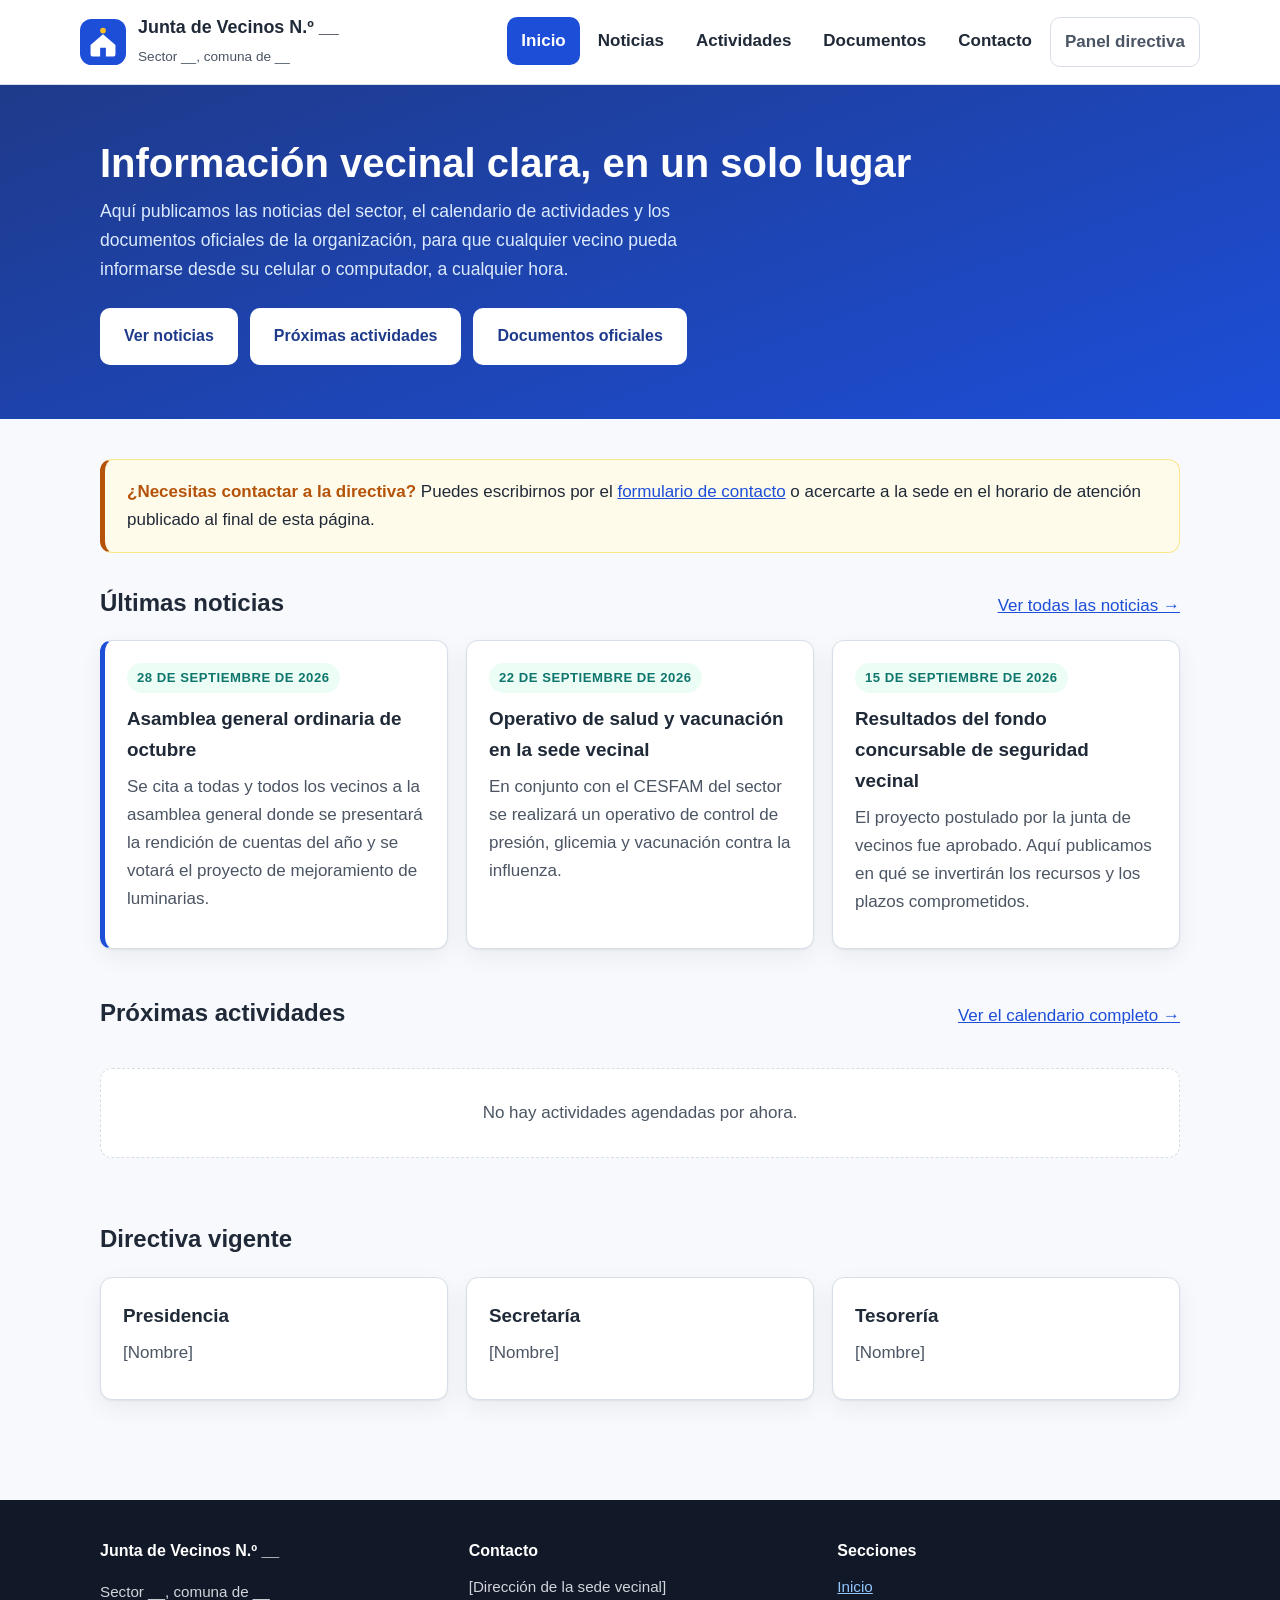
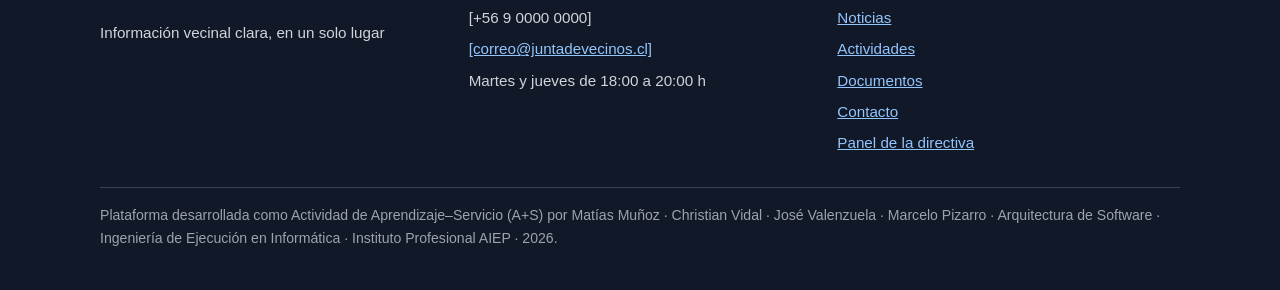
<file: index.html>
<!DOCTYPE html>
<html lang="es-CL">
<head>
  <meta charset="utf-8">
  <meta name="viewport" content="width=device-width, initial-scale=1">
  <title>Inicio · {sitio}</title>
  <meta name="description" content="Sitio oficial de la junta de vecinos: noticias, calendario de actividades y documentos oficiales en un solo lugar.">
  <link rel="stylesheet" href="assets/css/estilos.css">
  <link rel="icon" href="data:image/svg+xml,%3Csvg xmlns='http://www.w3.org/2000/svg' viewBox='0 0 48 48'%3E%3Crect width='48' height='48' rx='12' fill='%231d4ed8'/%3E%3Cpath d='M11 27 24 16l13 11v10a2 2 0 0 1-2 2h-8v-9h-6v9h-8a2 2 0 0 1-2-2z' fill='white'/%3E%3C/svg%3E">
  <script src="config.js"></script>
</head>
<body>

<section class="portada">
  <div class="contenedor">
    <h1 id="portada-titulo">Información vecinal clara, en un solo lugar</h1>
    <p>Aquí publicamos las noticias del sector, el calendario de actividades y los documentos
       oficiales de la organización, para que cualquier vecino pueda informarse desde su
       celular o computador, a cualquier hora.</p>
    <div class="portada__acciones">
      <a class="boton boton--claro" href="noticias.html">Ver noticias</a>
      <a class="boton boton--claro" href="actividades.html">Próximas actividades</a>
      <a class="boton boton--claro" href="documentos.html">Documentos oficiales</a>
    </div>
  </div>
</section>

<main id="contenido">
  <div class="contenedor">

    <div class="aviso">
      <strong>¿Necesitas contactar a la directiva?</strong>
      Puedes escribirnos por el <a href="contacto.html">formulario de contacto</a> o acercarte a la
      sede en el horario de atención publicado al final de esta página.
    </div>

    <section class="seccion">
      <div class="seccion__titulo">
        <h2>Últimas noticias</h2>
        <a href="noticias.html">Ver todas las noticias →</a>
      </div>
      <div class="rejilla rejilla--3" id="ultimas-noticias"></div>
    </section>

    <section class="seccion">
      <div class="seccion__titulo">
        <h2>Próximas actividades</h2>
        <a href="actividades.html">Ver el calendario completo →</a>
      </div>
      <div class="rejilla" id="proximas-actividades"></div>
    </section>

    <section class="seccion">
      <div class="seccion__titulo">
        <h2>Directiva vigente</h2>
      </div>
      <div class="rejilla rejilla--3" id="directiva"></div>
    </section>

  </div>
</main>

<script src="assets/js/plantilla.js"></script>
<script src="assets/js/datos.js"></script>
<script src="assets/js/paginas.js"></script>
<script>
  // El título de la portada usa el lema definido en config.js
  document.getElementById("portada-titulo").textContent = window.CONFIG.lema;
</script>
</body>
</html>
</file>
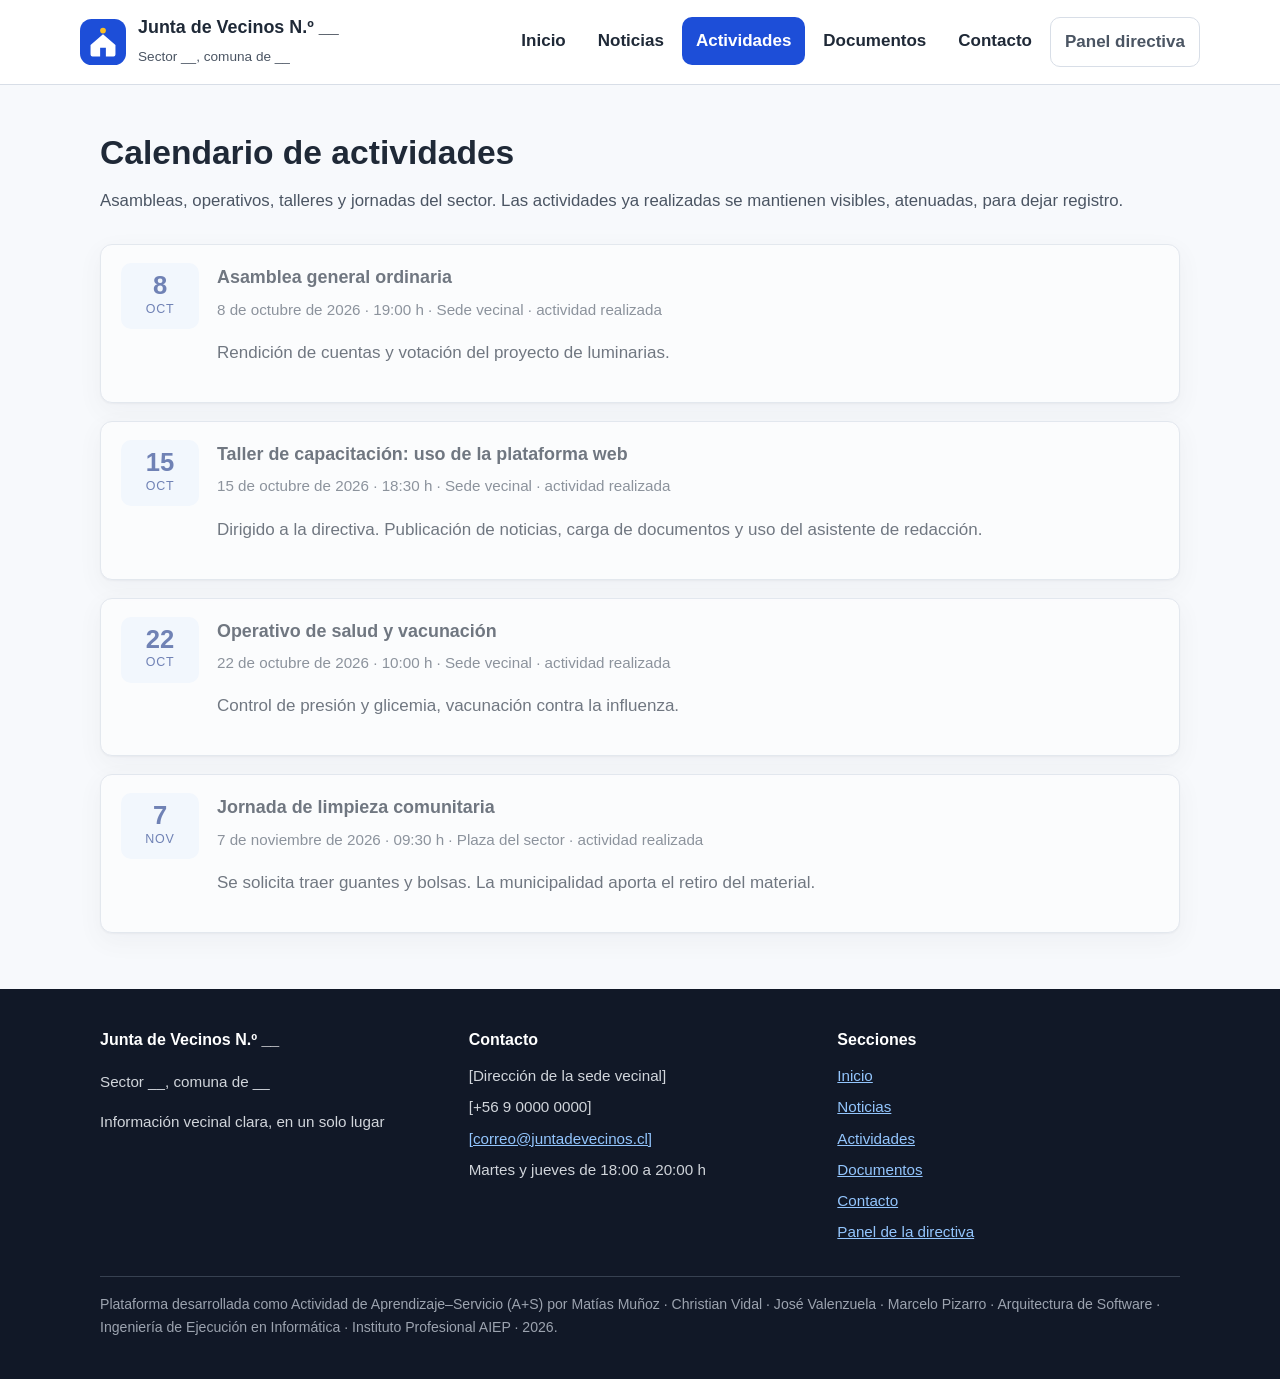
<file: actividades.html>
<!DOCTYPE html>
<html lang="es-CL">
<head>
  <meta charset="utf-8">
  <meta name="viewport" content="width=device-width, initial-scale=1">
  <title>Actividades · {sitio}</title>
  <meta name="description" content="Calendario de asambleas, operativos y actividades de la junta de vecinos.">
  <link rel="stylesheet" href="assets/css/estilos.css">
  <link rel="icon" href="data:image/svg+xml,%3Csvg xmlns='http://www.w3.org/2000/svg' viewBox='0 0 48 48'%3E%3Crect width='48' height='48' rx='12' fill='%231d4ed8'/%3E%3Cpath d='M11 27 24 16l13 11v10a2 2 0 0 1-2 2h-8v-9h-6v9h-8a2 2 0 0 1-2-2z' fill='white'/%3E%3C/svg%3E">
  <script src="config.js"></script>
</head>
<body>
<main id="contenido">
  <div class="contenedor">
    <h1 class="pagina-titulo">Calendario de actividades</h1>
    <p class="pagina-bajada">Asambleas, operativos, talleres y jornadas del sector. Las actividades
       ya realizadas se mantienen visibles, atenuadas, para dejar registro.</p>
    <div class="rejilla" id="lista-actividades"></div>
  </div>
</main>

<script src="assets/js/plantilla.js"></script>
<script src="assets/js/datos.js"></script>
<script src="assets/js/paginas.js"></script>
</body>
</html>
</file>
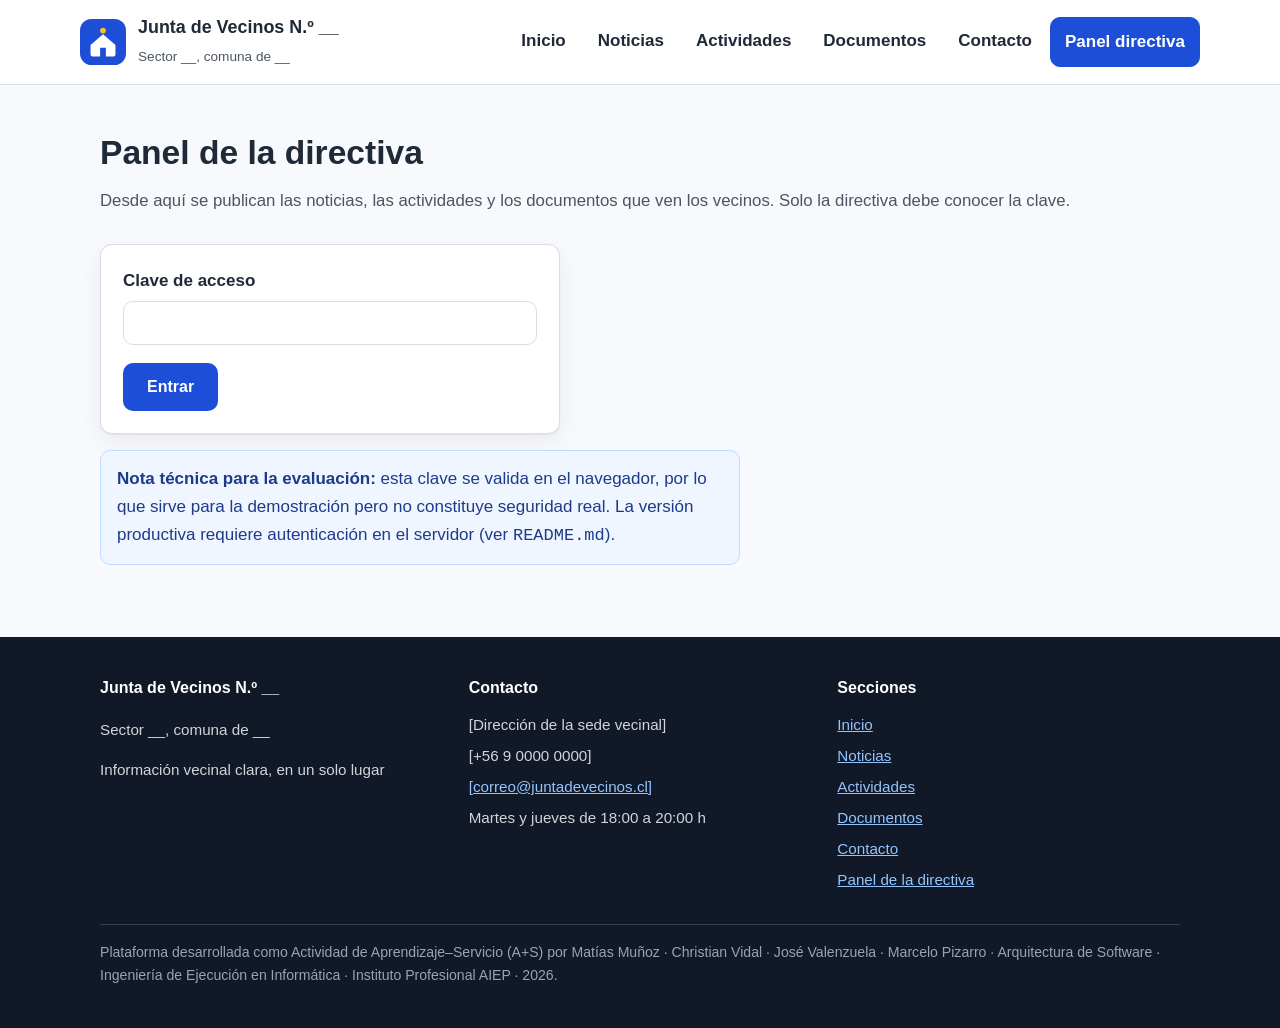
<file: admin.html>
<!DOCTYPE html>
<html lang="es-CL">
<head>
  <meta charset="utf-8">
  <meta name="viewport" content="width=device-width, initial-scale=1">
  <title>Panel de la directiva · {sitio}</title>
  <meta name="robots" content="noindex">
  <link rel="stylesheet" href="assets/css/estilos.css">
  <link rel="icon" href="data:image/svg+xml,%3Csvg xmlns='http://www.w3.org/2000/svg' viewBox='0 0 48 48'%3E%3Crect width='48' height='48' rx='12' fill='%231d4ed8'/%3E%3Cpath d='M11 27 24 16l13 11v10a2 2 0 0 1-2 2h-8v-9h-6v9h-8a2 2 0 0 1-2-2z' fill='white'/%3E%3C/svg%3E">
  <script src="config.js"></script>
</head>
<body>
<main id="contenido">
  <div class="contenedor">

    <!-- ============================ ACCESO ============================ -->
    <section id="acceso">
      <h1 class="pagina-titulo">Panel de la directiva</h1>
      <p class="pagina-bajada">Desde aquí se publican las noticias, las actividades y los documentos
         que ven los vecinos. Solo la directiva debe conocer la clave.</p>

      <form class="tarjeta" id="form-acceso" style="max-width:460px">
        <div class="campo">
          <label for="clave">Clave de acceso</label>
          <input id="clave" name="clave" type="password" autocomplete="current-password" required>
        </div>
        <button class="boton" type="submit">Entrar</button>
        <div class="mensaje mensaje--error" id="error-acceso" hidden></div>
      </form>

      <div class="mensaje mensaje--info" style="max-width:640px">
        <strong>Nota técnica para la evaluación:</strong> esta clave se valida en el navegador, por
        lo que sirve para la demostración pero no constituye seguridad real. La versión productiva
        requiere autenticación en el servidor (ver <code>README.md</code>).
      </div>
    </section>

    <!-- ============================ PANEL ============================= -->
    <section id="panel" hidden>
      <div class="admin-cabecera">
        <div>
          <h1 class="pagina-titulo" style="margin-bottom:2px">Panel de la directiva</h1>
          <p style="margin:0;color:#4b5563">Los cambios se ven de inmediato en el sitio público.</p>
        </div>
        <div style="display:flex;gap:8px;flex-wrap:wrap">
          <button class="boton boton--borde boton--pequeno" id="btn-restaurar" type="button">Restaurar contenido de ejemplo</button>
          <button class="boton boton--borde boton--pequeno" id="btn-salir" type="button">Salir</button>
        </div>
      </div>

      <div class="pestanas" role="tablist" aria-label="Secciones del panel">
        <button role="tab" id="tab-noticias" aria-controls="p-noticias" aria-selected="true">Noticias</button>
        <button role="tab" id="tab-actividades" aria-controls="p-actividades" aria-selected="false">Actividades</button>
        <button role="tab" id="tab-documentos" aria-controls="p-documentos" aria-selected="false">Documentos</button>
        <button role="tab" id="tab-ia" aria-controls="p-ia" aria-selected="false">Asistente de redacción (IA)</button>
      </div>

      <!-- ---------------------------- NOTICIAS ---------------------------- -->
      <div class="panel" id="p-noticias" role="tabpanel" aria-labelledby="tab-noticias">
        <form class="tarjeta" id="form-noticia">
          <fieldset style="border:0;padding:0">
            <legend style="padding:0;margin-bottom:12px" id="titulo-form-noticia">Publicar una noticia</legend>
            <input type="hidden" name="id">
            <div class="campo">
              <label for="n-titulo">Título</label>
              <input id="n-titulo" name="titulo" type="text" required>
            </div>
            <div class="rejilla rejilla--2">
              <div class="campo">
                <label for="n-fecha">Fecha de publicación</label>
                <input id="n-fecha" name="fecha" type="date" required>
              </div>
              <div class="campo">
                <label for="n-destacada">¿Destacar en la portada?</label>
                <select id="n-destacada" name="destacada">
                  <option value="no">No</option>
                  <option value="si">Sí</option>
                </select>
              </div>
            </div>
            <div class="campo">
              <label for="n-resumen">Resumen <span class="ayuda">(2 o 3 líneas; es lo que se ve en la portada)</span></label>
              <textarea id="n-resumen" name="resumen" style="min-height:90px" required></textarea>
            </div>
            <div class="campo">
              <label for="n-cuerpo">Texto completo <span class="ayuda">(opcional; deja una línea en blanco entre párrafos)</span></label>
              <textarea id="n-cuerpo" name="cuerpo"></textarea>
            </div>
            <button class="boton" type="submit">Guardar noticia</button>
            <button class="boton boton--borde" type="button" data-cancelar="form-noticia">Cancelar edición</button>
          </fieldset>
        </form>
        <div class="tabla-lista" id="lista-admin-noticias"></div>
      </div>

      <!-- -------------------------- ACTIVIDADES --------------------------- -->
      <div class="panel" id="p-actividades" role="tabpanel" aria-labelledby="tab-actividades" hidden>
        <form class="tarjeta" id="form-actividad">
          <fieldset style="border:0;padding:0">
            <legend style="padding:0;margin-bottom:12px" id="titulo-form-actividad">Agendar una actividad</legend>
            <input type="hidden" name="id">
            <div class="campo">
              <label for="a-titulo">Nombre de la actividad</label>
              <input id="a-titulo" name="titulo" type="text" required>
            </div>
            <div class="rejilla rejilla--3">
              <div class="campo">
                <label for="a-fecha">Fecha</label>
                <input id="a-fecha" name="fecha" type="date" required>
              </div>
              <div class="campo">
                <label for="a-hora">Hora</label>
                <input id="a-hora" name="hora" type="time">
              </div>
              <div class="campo">
                <label for="a-lugar">Lugar</label>
                <input id="a-lugar" name="lugar" type="text">
              </div>
            </div>
            <div class="campo">
              <label for="a-detalle">Detalle</label>
              <textarea id="a-detalle" name="detalle" style="min-height:90px"></textarea>
            </div>
            <button class="boton" type="submit">Guardar actividad</button>
            <button class="boton boton--borde" type="button" data-cancelar="form-actividad">Cancelar edición</button>
          </fieldset>
        </form>
        <div class="tabla-lista" id="lista-admin-actividades"></div>
      </div>

      <!-- --------------------------- DOCUMENTOS --------------------------- -->
      <div class="panel" id="p-documentos" role="tabpanel" aria-labelledby="tab-documentos" hidden>
        <div class="mensaje mensaje--info">
          Primero sube el archivo PDF a la carpeta <code>documentos/</code> del sitio (o vuelve a
          publicar el sitio con el archivo dentro) y luego regístralo aquí con su nombre exacto.
        </div>
        <form class="tarjeta" id="form-documento">
          <fieldset style="border:0;padding:0">
            <legend style="padding:0;margin-bottom:12px" id="titulo-form-documento">Registrar un documento</legend>
            <input type="hidden" name="id">
            <div class="campo">
              <label for="d-titulo">Título del documento</label>
              <input id="d-titulo" name="titulo" type="text" required>
            </div>
            <div class="campo">
              <label for="d-descripcion">Descripción breve</label>
              <input id="d-descripcion" name="descripcion" type="text">
            </div>
            <div class="rejilla rejilla--3">
              <div class="campo">
                <label for="d-archivo">Ruta del archivo</label>
                <input id="d-archivo" name="archivo" type="text" placeholder="documentos/acta-octubre-2026.pdf" required>
              </div>
              <div class="campo">
                <label for="d-tipo">Formato</label>
                <select id="d-tipo" name="tipo">
                  <option>PDF</option>
                  <option>DOC</option>
                  <option>XLS</option>
                  <option>IMG</option>
                </select>
              </div>
              <div class="campo">
                <label for="d-fecha">Fecha de publicación</label>
                <input id="d-fecha" name="fecha" type="date">
              </div>
            </div>
            <button class="boton" type="submit">Guardar documento</button>
            <button class="boton boton--borde" type="button" data-cancelar="form-documento">Cancelar edición</button>
          </fieldset>
        </form>
        <div class="tabla-lista" id="lista-admin-documentos"></div>
      </div>

      <!-- ------------------------------ IA -------------------------------- -->
      <div class="panel" id="p-ia" role="tabpanel" aria-labelledby="tab-ia" hidden>
        <div class="rejilla rejilla--2">
          <form class="tarjeta" id="form-ia">
            <div class="campo">
              <label for="ia-tarea">¿Qué necesitas?</label>
              <select id="ia-tarea" name="tarea">
                <option value="comunicado">Redactar un comunicado formal</option>
                <option value="resumen">Resumir un documento extenso</option>
                <option value="citacion">Redactar una citación a asamblea</option>
              </select>
            </div>
            <div class="campo">
              <label for="ia-entrada" id="ia-etiqueta">Cuéntalo con tus palabras</label>
              <textarea id="ia-entrada" name="entrada" style="min-height:190px" required></textarea>
            </div>
            <button class="boton boton--verde" type="submit" id="ia-enviar">Generar borrador</button>
          </form>

          <div>
            <span class="etiqueta-origen" id="ia-origen" hidden></span>
            <div class="ia-salida" id="ia-salida">El borrador aparecerá aquí. Revísalo y corrígelo
              antes de publicarlo: la directiva es siempre responsable del texto final.</div>
            <div style="margin-top:12px;display:flex;gap:8px;flex-wrap:wrap">
              <button class="boton boton--borde boton--pequeno" id="ia-copiar" type="button">Copiar texto</button>
              <button class="boton boton--borde boton--pequeno" id="ia-a-noticia" type="button">Usar como borrador de noticia</button>
            </div>
          </div>
        </div>
      </div>
    </section>

  </div>
</main>

<script src="assets/js/plantilla.js"></script>
<script src="assets/js/datos.js"></script>
<script src="assets/js/admin.js"></script>
</body>
</html>
</file>
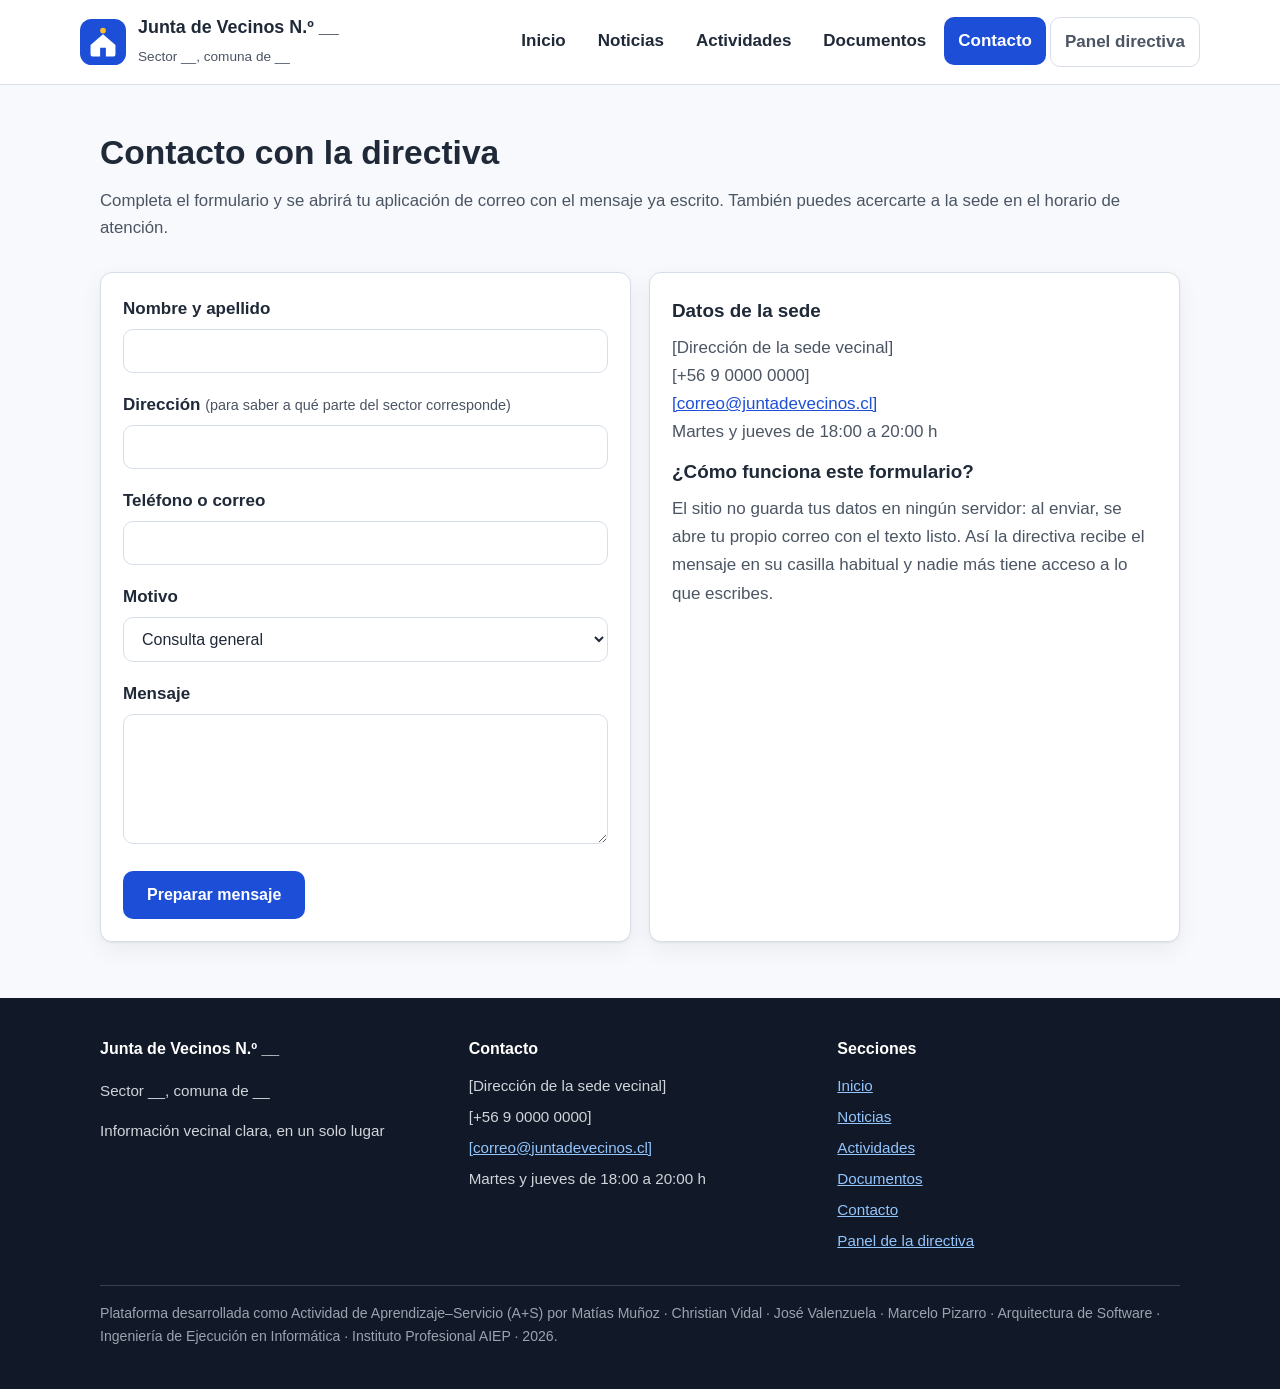
<file: contacto.html>
<!DOCTYPE html>
<html lang="es-CL">
<head>
  <meta charset="utf-8">
  <meta name="viewport" content="width=device-width, initial-scale=1">
  <title>Contacto · {sitio}</title>
  <meta name="description" content="Escribe a la directiva de la junta de vecinos: dudas, solicitudes y reclamos del sector.">
  <link rel="stylesheet" href="assets/css/estilos.css">
  <link rel="icon" href="data:image/svg+xml,%3Csvg xmlns='http://www.w3.org/2000/svg' viewBox='0 0 48 48'%3E%3Crect width='48' height='48' rx='12' fill='%231d4ed8'/%3E%3Cpath d='M11 27 24 16l13 11v10a2 2 0 0 1-2 2h-8v-9h-6v9h-8a2 2 0 0 1-2-2z' fill='white'/%3E%3C/svg%3E">
  <script src="config.js"></script>
</head>
<body>
<main id="contenido">
  <div class="contenedor">
    <h1 class="pagina-titulo">Contacto con la directiva</h1>
    <p class="pagina-bajada">Completa el formulario y se abrirá tu aplicación de correo con el
       mensaje ya escrito. También puedes acercarte a la sede en el horario de atención.</p>

    <div class="rejilla rejilla--2">
      <form class="tarjeta" id="form-contacto" novalidate>
        <div class="campo">
          <label for="nombre">Nombre y apellido</label>
          <input id="nombre" name="nombre" type="text" required autocomplete="name">
        </div>
        <div class="campo">
          <label for="direccion">Dirección <span class="ayuda">(para saber a qué parte del sector corresponde)</span></label>
          <input id="direccion" name="direccion" type="text" autocomplete="street-address">
        </div>
        <div class="campo">
          <label for="contacto">Teléfono o correo</label>
          <input id="contacto" name="contacto" type="text" required>
        </div>
        <div class="campo">
          <label for="motivo">Motivo</label>
          <select id="motivo" name="motivo">
            <option>Consulta general</option>
            <option>Solicitud de uso de la sede</option>
            <option>Problema en el sector (luminarias, basura, seguridad)</option>
            <option>Quiero participar como voluntario</option>
            <option>Otro</option>
          </select>
        </div>
        <div class="campo">
          <label for="mensaje">Mensaje</label>
          <textarea id="mensaje" name="mensaje" required></textarea>
        </div>
        <button class="boton" type="submit">Preparar mensaje</button>
        <div class="mensaje mensaje--info" id="aviso-contacto" hidden></div>
      </form>

      <aside class="tarjeta">
        <h3>Datos de la sede</h3>
        <p id="datos-sede"></p>
        <h3>¿Cómo funciona este formulario?</h3>
        <p>El sitio no guarda tus datos en ningún servidor: al enviar, se abre tu propio correo con
           el texto listo. Así la directiva recibe el mensaje en su casilla habitual y nadie más
           tiene acceso a lo que escribes.</p>
      </aside>
    </div>
  </div>
</main>

<script src="assets/js/plantilla.js"></script>
<script src="assets/js/datos.js"></script>
<script src="assets/js/paginas.js"></script>
<script>
  document.addEventListener("DOMContentLoaded", function () {
    var c = window.CONFIG.contacto;
    document.getElementById("datos-sede").innerHTML =
      c.direccionSede + "<br>" + c.telefono +
      '<br><a href="mailto:' + c.correo + '">' + c.correo + "</a><br>" + c.horarioAtencion;
  });
</script>
</body>
</html>
</file>
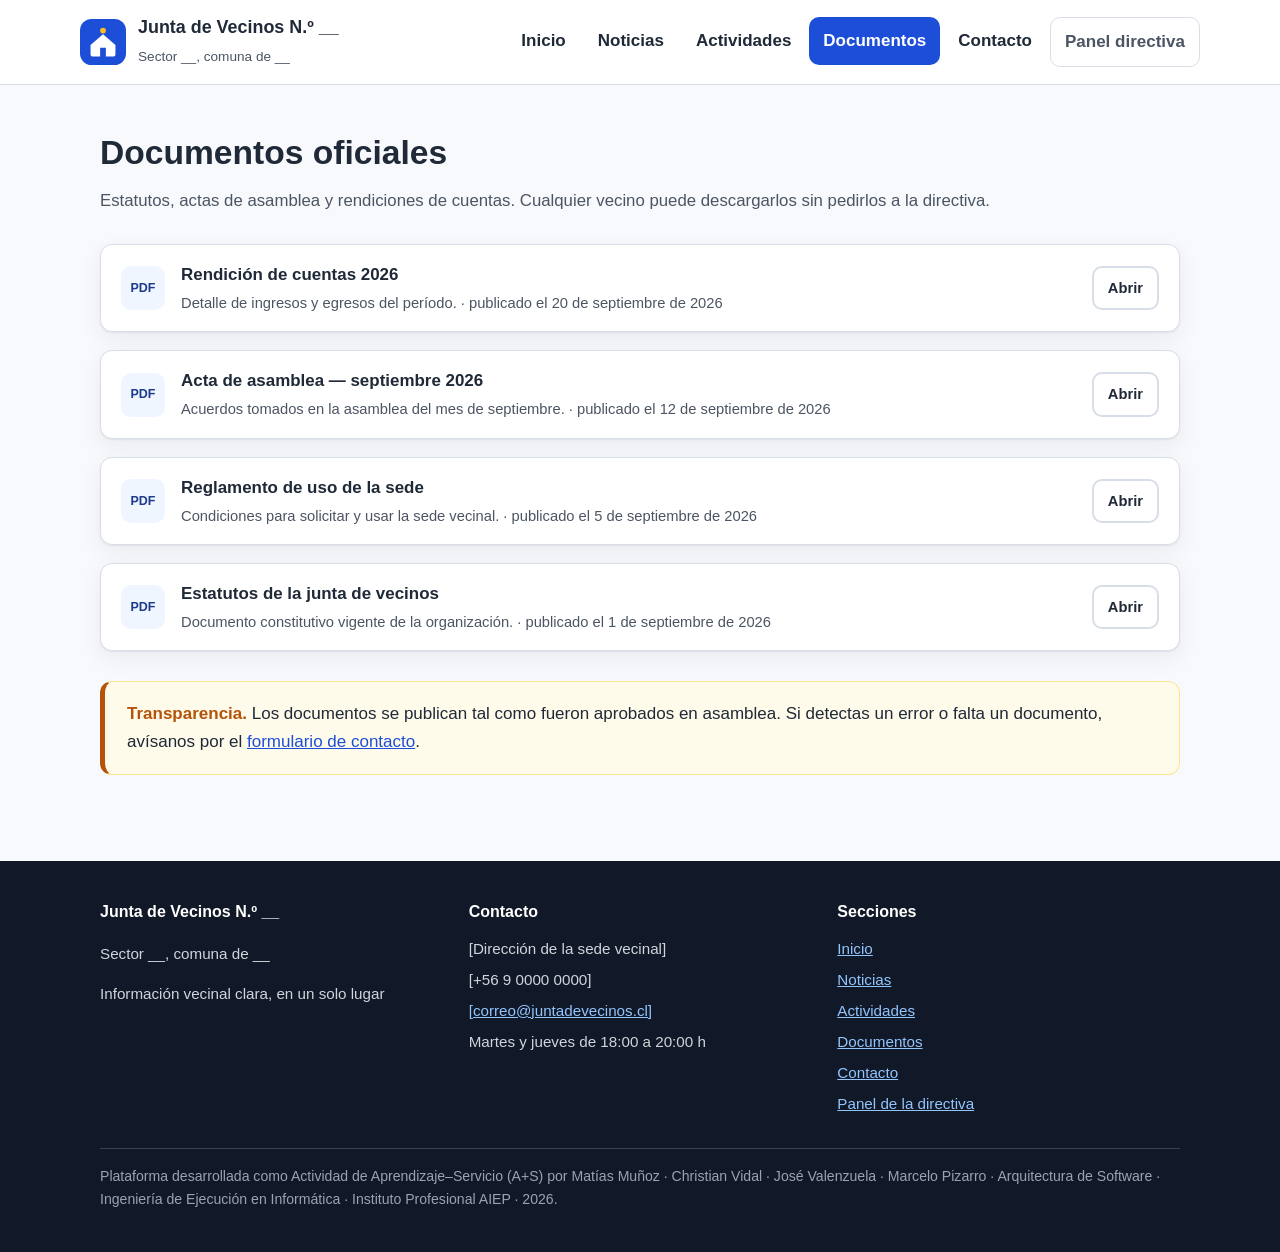
<file: documentos.html>
<!DOCTYPE html>
<html lang="es-CL">
<head>
  <meta charset="utf-8">
  <meta name="viewport" content="width=device-width, initial-scale=1">
  <title>Documentos · {sitio}</title>
  <meta name="description" content="Estatutos, actas y rendiciones de cuentas de la junta de vecinos, disponibles para descarga.">
  <link rel="stylesheet" href="assets/css/estilos.css">
  <link rel="icon" href="data:image/svg+xml,%3Csvg xmlns='http://www.w3.org/2000/svg' viewBox='0 0 48 48'%3E%3Crect width='48' height='48' rx='12' fill='%231d4ed8'/%3E%3Cpath d='M11 27 24 16l13 11v10a2 2 0 0 1-2 2h-8v-9h-6v9h-8a2 2 0 0 1-2-2z' fill='white'/%3E%3C/svg%3E">
  <script src="config.js"></script>
</head>
<body>
<main id="contenido">
  <div class="contenedor">
    <h1 class="pagina-titulo">Documentos oficiales</h1>
    <p class="pagina-bajada">Estatutos, actas de asamblea y rendiciones de cuentas. Cualquier vecino
       puede descargarlos sin pedirlos a la directiva.</p>
    <div class="rejilla" id="lista-documentos"></div>

    <div class="aviso" style="margin-top:30px">
      <strong>Transparencia.</strong> Los documentos se publican tal como fueron aprobados en
      asamblea. Si detectas un error o falta un documento, avísanos por el
      <a href="contacto.html">formulario de contacto</a>.
    </div>
  </div>
</main>

<script src="assets/js/plantilla.js"></script>
<script src="assets/js/datos.js"></script>
<script src="assets/js/paginas.js"></script>
</body>
</html>
</file>
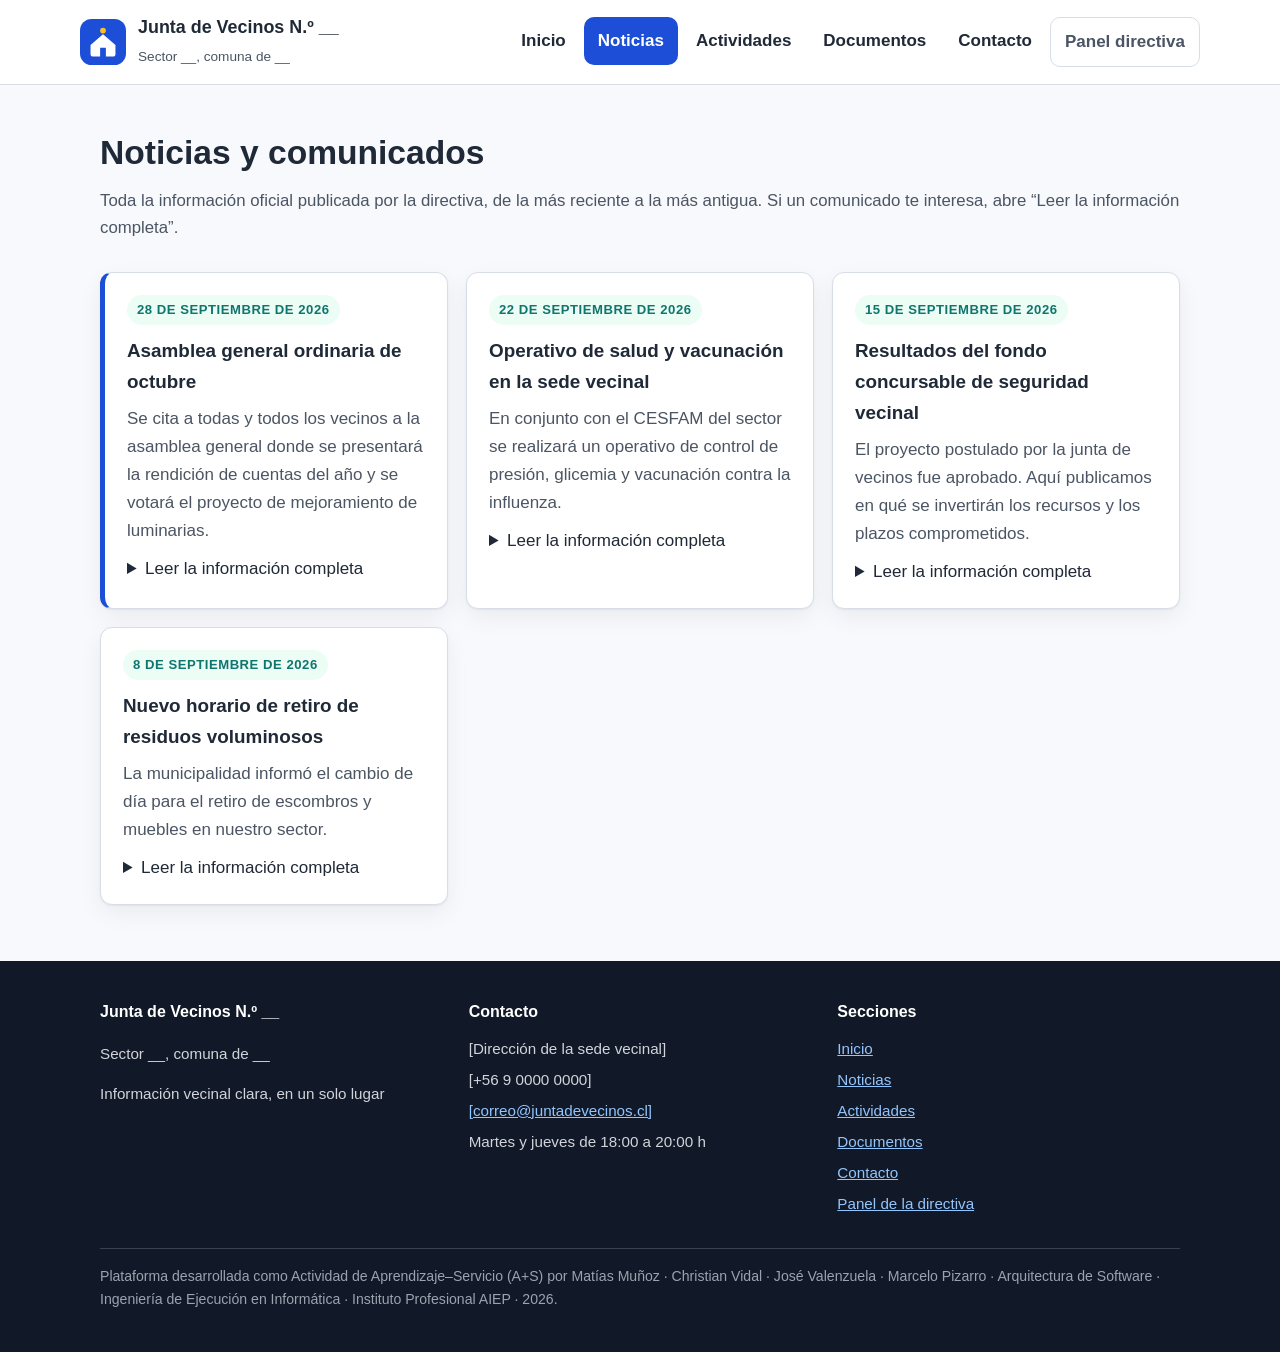
<file: noticias.html>
<!DOCTYPE html>
<html lang="es-CL">
<head>
  <meta charset="utf-8">
  <meta name="viewport" content="width=device-width, initial-scale=1">
  <title>Noticias · {sitio}</title>
  <meta name="description" content="Noticias y comunicados oficiales de la junta de vecinos.">
  <link rel="stylesheet" href="assets/css/estilos.css">
  <link rel="icon" href="data:image/svg+xml,%3Csvg xmlns='http://www.w3.org/2000/svg' viewBox='0 0 48 48'%3E%3Crect width='48' height='48' rx='12' fill='%231d4ed8'/%3E%3Cpath d='M11 27 24 16l13 11v10a2 2 0 0 1-2 2h-8v-9h-6v9h-8a2 2 0 0 1-2-2z' fill='white'/%3E%3C/svg%3E">
  <script src="config.js"></script>
</head>
<body>
<main id="contenido">
  <div class="contenedor">
    <h1 class="pagina-titulo">Noticias y comunicados</h1>
    <p class="pagina-bajada">Toda la información oficial publicada por la directiva, de la más
       reciente a la más antigua. Si un comunicado te interesa, abre “Leer la información
       completa”.</p>
    <div class="rejilla rejilla--2" id="lista-noticias"></div>
  </div>
</main>

<script src="assets/js/plantilla.js"></script>
<script src="assets/js/datos.js"></script>
<script src="assets/js/paginas.js"></script>
</body>
</html>
</file>
<file: assets/css/estilos.css>
/* =========================================================================
   Hoja de estilos única del sitio.
   Prioridad de diseño: legibilidad para personas mayores
   (texto grande, alto contraste, botones amplios) y uso desde el celular.
   ========================================================================= */

:root {
  --azul: #1d4ed8;
  --azul-oscuro: #1e3a8a;
  --azul-claro: #eff6ff;
  --verde: #0f766e;
  --verde-claro: #ecfdf5;
  --ambar: #b45309;
  --ambar-claro: #fffbeb;
  --texto: #1f2937;
  --texto-suave: #4b5563;
  --borde: #d8dee7;
  --fondo: #f7f9fc;
  --blanco: #ffffff;
  --rojo: #b91c1c;
  --radio: 12px;
  --sombra: 0 1px 2px rgba(16, 24, 40, .06), 0 8px 24px rgba(16, 24, 40, .06);
  --ancho: 1120px;
}

* { box-sizing: border-box; }

html { scroll-behavior: smooth; }

body {
  margin: 0;
  font-family: "Segoe UI", Roboto, "Helvetica Neue", Arial, sans-serif;
  font-size: 17px;
  line-height: 1.65;
  color: var(--texto);
  background: var(--fondo);
}

img { max-width: 100%; height: auto; }

a { color: var(--azul); }
a:hover { color: var(--azul-oscuro); }

:focus-visible {
  outline: 3px solid var(--ambar);
  outline-offset: 2px;
}

.contenedor {
  width: 100%;
  max-width: var(--ancho);
  margin: 0 auto;
  padding: 0 20px;
}

/* --- Enlace de salto (accesibilidad con teclado) --- */
.salto-contenido {
  position: absolute;
  left: -9999px;
  background: var(--azul);
  color: #fff;
  padding: 12px 18px;
  border-radius: 0 0 var(--radio) 0;
  z-index: 100;
}
.salto-contenido:focus { left: 0; top: 0; }

/* =========================== ENCABEZADO =========================== */
.cabecera {
  background: var(--blanco);
  border-bottom: 1px solid var(--borde);
  position: sticky;
  top: 0;
  z-index: 50;
}
.cabecera__fila {
  display: flex;
  align-items: center;
  justify-content: space-between;
  gap: 16px;
  padding: 14px 0;
}
.marca {
  display: flex;
  align-items: center;
  gap: 12px;
  text-decoration: none;
  color: inherit;
}
.marca__logo {
  width: 46px;
  height: 46px;
  flex: 0 0 46px;
}
.marca__nombre { font-size: 1.12rem; font-weight: 700; line-height: 1.25; }
.marca__sector { font-size: .85rem; color: var(--texto-suave); }

.menu-boton {
  display: none;
  background: var(--blanco);
  border: 1px solid var(--borde);
  border-radius: 10px;
  padding: 10px 14px;
  font-size: 1rem;
  cursor: pointer;
}

.navegacion ul {
  display: flex;
  gap: 4px;
  list-style: none;
  margin: 0;
  padding: 0;
}
.navegacion a {
  display: block;
  padding: 10px 14px;
  border-radius: 10px;
  text-decoration: none;
  color: var(--texto);
  font-weight: 600;
}
.navegacion a:hover { background: var(--azul-claro); color: var(--azul-oscuro); }
.navegacion a[aria-current="page"] {
  background: var(--azul);
  color: #fff;
}
.navegacion .nav-admin a {
  border: 1px solid var(--borde);
  color: var(--texto-suave);
}
.navegacion .nav-admin a[aria-current="page"] {
  color: #fff;
  border-color: var(--azul);
}

@media (max-width: 900px) {
  .menu-boton { display: block; }
  .navegacion {
    display: none;
    padding-bottom: 12px;
  }
  .navegacion.abierto { display: block; }
  .navegacion ul { flex-direction: column; gap: 2px; }
  .navegacion a { padding: 14px; font-size: 1.05rem; }
}

/* =========================== PORTADA =========================== */
.portada {
  background: linear-gradient(160deg, var(--azul-oscuro), var(--azul));
  color: #fff;
  padding: 54px 0;
}
.portada h1 {
  margin: 0 0 10px;
  font-size: clamp(1.7rem, 4vw, 2.5rem);
  line-height: 1.2;
}
.portada p { margin: 0; font-size: 1.1rem; max-width: 60ch; color: #dbeafe; }
.portada__acciones { margin-top: 24px; display: flex; flex-wrap: wrap; gap: 12px; }

/* =========================== BOTONES =========================== */
.boton {
  display: inline-block;
  padding: 13px 22px;
  border-radius: 10px;
  border: 2px solid transparent;
  background: var(--azul);
  color: #fff;
  font-size: 1rem;
  font-weight: 600;
  text-decoration: none;
  cursor: pointer;
  font-family: inherit;
}
.boton:hover { background: var(--azul-oscuro); color: #fff; }
.boton--claro { background: #fff; color: var(--azul-oscuro); }
.boton--claro:hover { background: #e0e7ff; color: var(--azul-oscuro); }
.boton--borde {
  background: transparent;
  border-color: var(--borde);
  color: var(--texto);
}
.boton--borde:hover { background: var(--blanco); color: var(--azul-oscuro); }
.boton--verde { background: var(--verde); }
.boton--verde:hover { background: #115e59; }
.boton--peligro { background: var(--blanco); color: var(--rojo); border-color: #fecaca; }
.boton--peligro:hover { background: #fef2f2; color: var(--rojo); }
.boton--pequeno { padding: 8px 14px; font-size: .92rem; }

/* =========================== SECCIONES =========================== */
main { display: block; padding: 40px 0 56px; }
.seccion { margin-bottom: 44px; }
.seccion__titulo {
  display: flex;
  align-items: baseline;
  justify-content: space-between;
  gap: 16px;
  flex-wrap: wrap;
  margin: 0 0 18px;
}
.seccion__titulo h2 { margin: 0; font-size: 1.5rem; }
h1.pagina-titulo { font-size: clamp(1.5rem, 3.4vw, 2.1rem); margin: 0 0 6px; }
p.pagina-bajada { margin: 0 0 30px; color: var(--texto-suave); font-size: 1.05rem; }

.rejilla { display: grid; gap: 18px; }
.rejilla--2 { grid-template-columns: repeat(auto-fit, minmax(320px, 1fr)); }
.rejilla--3 { grid-template-columns: repeat(auto-fit, minmax(280px, 1fr)); }

/* =========================== TARJETAS =========================== */
.tarjeta {
  background: var(--blanco);
  border: 1px solid var(--borde);
  border-radius: var(--radio);
  padding: 22px;
  box-shadow: var(--sombra);
}
.tarjeta h3 { margin: 0 0 8px; font-size: 1.18rem; }
.tarjeta p { margin: 0 0 10px; color: var(--texto-suave); }
.tarjeta__fecha {
  display: inline-block;
  font-size: .82rem;
  font-weight: 700;
  letter-spacing: .04em;
  text-transform: uppercase;
  color: var(--verde);
  background: var(--verde-claro);
  padding: 4px 10px;
  border-radius: 999px;
  margin-bottom: 10px;
}
.tarjeta--destacada { border-left: 5px solid var(--azul); }

/* Aviso destacado en la portada */
.aviso {
  background: var(--ambar-claro);
  border: 1px solid #fde68a;
  border-left: 5px solid var(--ambar);
  border-radius: var(--radio);
  padding: 18px 22px;
  margin-bottom: 30px;
}
.aviso strong { color: var(--ambar); }

/* Lista de actividades (calendario) */
.actividad {
  display: flex;
  gap: 18px;
  align-items: flex-start;
  background: var(--blanco);
  border: 1px solid var(--borde);
  border-radius: var(--radio);
  padding: 18px 20px;
  box-shadow: var(--sombra);
}
.actividad__fecha {
  flex: 0 0 78px;
  text-align: center;
  background: var(--azul-claro);
  border-radius: 10px;
  padding: 10px 6px;
  color: var(--azul-oscuro);
}
.actividad__dia { display: block; font-size: 1.6rem; font-weight: 700; line-height: 1; }
.actividad__mes { display: block; font-size: .78rem; text-transform: uppercase; letter-spacing: .06em; }
.actividad__datos h3 { margin: 0 0 4px; font-size: 1.12rem; }
.actividad__meta { color: var(--texto-suave); font-size: .95rem; margin: 0 0 6px; }
.actividad--pasada { opacity: .62; }

/* Documentos */
.documento {
  display: flex;
  align-items: center;
  gap: 16px;
  background: var(--blanco);
  border: 1px solid var(--borde);
  border-radius: var(--radio);
  padding: 16px 20px;
  box-shadow: var(--sombra);
}
.documento__icono {
  flex: 0 0 44px;
  height: 44px;
  display: grid;
  place-items: center;
  background: var(--azul-claro);
  color: var(--azul-oscuro);
  border-radius: 10px;
  font-size: .78rem;
  font-weight: 700;
}
.documento__datos { flex: 1 1 auto; }
.documento__datos h3 { margin: 0; font-size: 1.06rem; }
.documento__datos p { margin: 2px 0 0; font-size: .92rem; color: var(--texto-suave); }

/* =========================== FORMULARIOS =========================== */
.campo { margin-bottom: 18px; }
.campo label {
  display: block;
  font-weight: 600;
  margin-bottom: 6px;
}
.campo .ayuda { font-weight: 400; color: var(--texto-suave); font-size: .9rem; }
input, select, textarea {
  width: 100%;
  font-family: inherit;
  font-size: 1rem;
  padding: 12px 14px;
  border: 1px solid var(--borde);
  border-radius: 10px;
  background: var(--blanco);
  color: var(--texto);
}
textarea { min-height: 130px; resize: vertical; }
fieldset { border: 1px solid var(--borde); border-radius: var(--radio); padding: 18px; }
legend { font-weight: 700; padding: 0 8px; }

.mensaje {
  border-radius: 10px;
  padding: 14px 16px;
  margin: 16px 0;
  font-weight: 500;
}
.mensaje--ok { background: var(--verde-claro); border: 1px solid #a7f3d0; color: #065f46; }
.mensaje--error { background: #fef2f2; border: 1px solid #fecaca; color: var(--rojo); }
.mensaje--info { background: var(--azul-claro); border: 1px solid #bfdbfe; color: var(--azul-oscuro); }

/* =========================== PANEL ADMIN =========================== */
.admin-cabecera {
  display: flex;
  justify-content: space-between;
  align-items: center;
  flex-wrap: wrap;
  gap: 12px;
  margin-bottom: 24px;
}
.pestanas {
  display: flex;
  flex-wrap: wrap;
  gap: 6px;
  border-bottom: 2px solid var(--borde);
  margin-bottom: 26px;
}
.pestanas button {
  background: transparent;
  border: none;
  border-bottom: 3px solid transparent;
  padding: 12px 16px;
  font-family: inherit;
  font-size: 1rem;
  font-weight: 600;
  color: var(--texto-suave);
  cursor: pointer;
  margin-bottom: -2px;
}
.pestanas button[aria-selected="true"] {
  color: var(--azul-oscuro);
  border-bottom-color: var(--azul);
}
.panel[hidden] { display: none !important; }

.tabla-lista { display: grid; gap: 10px; margin-top: 18px; }
.fila-lista {
  display: flex;
  justify-content: space-between;
  align-items: center;
  gap: 14px;
  background: var(--blanco);
  border: 1px solid var(--borde);
  border-radius: 10px;
  padding: 12px 16px;
}
.fila-lista__texto strong { display: block; }
.fila-lista__texto span { font-size: .88rem; color: var(--texto-suave); }
.fila-lista__acciones { display: flex; gap: 8px; flex: 0 0 auto; }

.ia-salida {
  background: var(--blanco);
  border: 1px dashed var(--azul);
  border-radius: var(--radio);
  padding: 18px;
  white-space: pre-wrap;
  min-height: 90px;
}
.etiqueta-origen {
  display: inline-block;
  font-size: .78rem;
  font-weight: 700;
  text-transform: uppercase;
  letter-spacing: .05em;
  padding: 3px 9px;
  border-radius: 999px;
  background: var(--azul-claro);
  color: var(--azul-oscuro);
  margin-bottom: 10px;
}

/* =========================== PIE =========================== */
.pie {
  background: #111827;
  color: #d1d5db;
  padding: 38px 0 26px;
  font-size: .95rem;
}
.pie a { color: #93c5fd; }
.pie__rejilla {
  display: grid;
  gap: 26px;
  grid-template-columns: repeat(auto-fit, minmax(240px, 1fr));
  margin-bottom: 26px;
}
.pie h3 { color: #fff; font-size: 1rem; margin: 0 0 10px; }
.pie ul { list-style: none; margin: 0; padding: 0; }
.pie li { margin-bottom: 6px; }
.pie__legal {
  border-top: 1px solid #374151;
  padding-top: 16px;
  color: #9ca3af;
  font-size: .88rem;
}

.vacio {
  background: var(--blanco);
  border: 1px dashed var(--borde);
  border-radius: var(--radio);
  padding: 30px;
  text-align: center;
  color: var(--texto-suave);
}

@media print {
  .cabecera, .pie, .portada__acciones, .menu-boton { display: none; }
  body { background: #fff; font-size: 12pt; }
}
</file>
